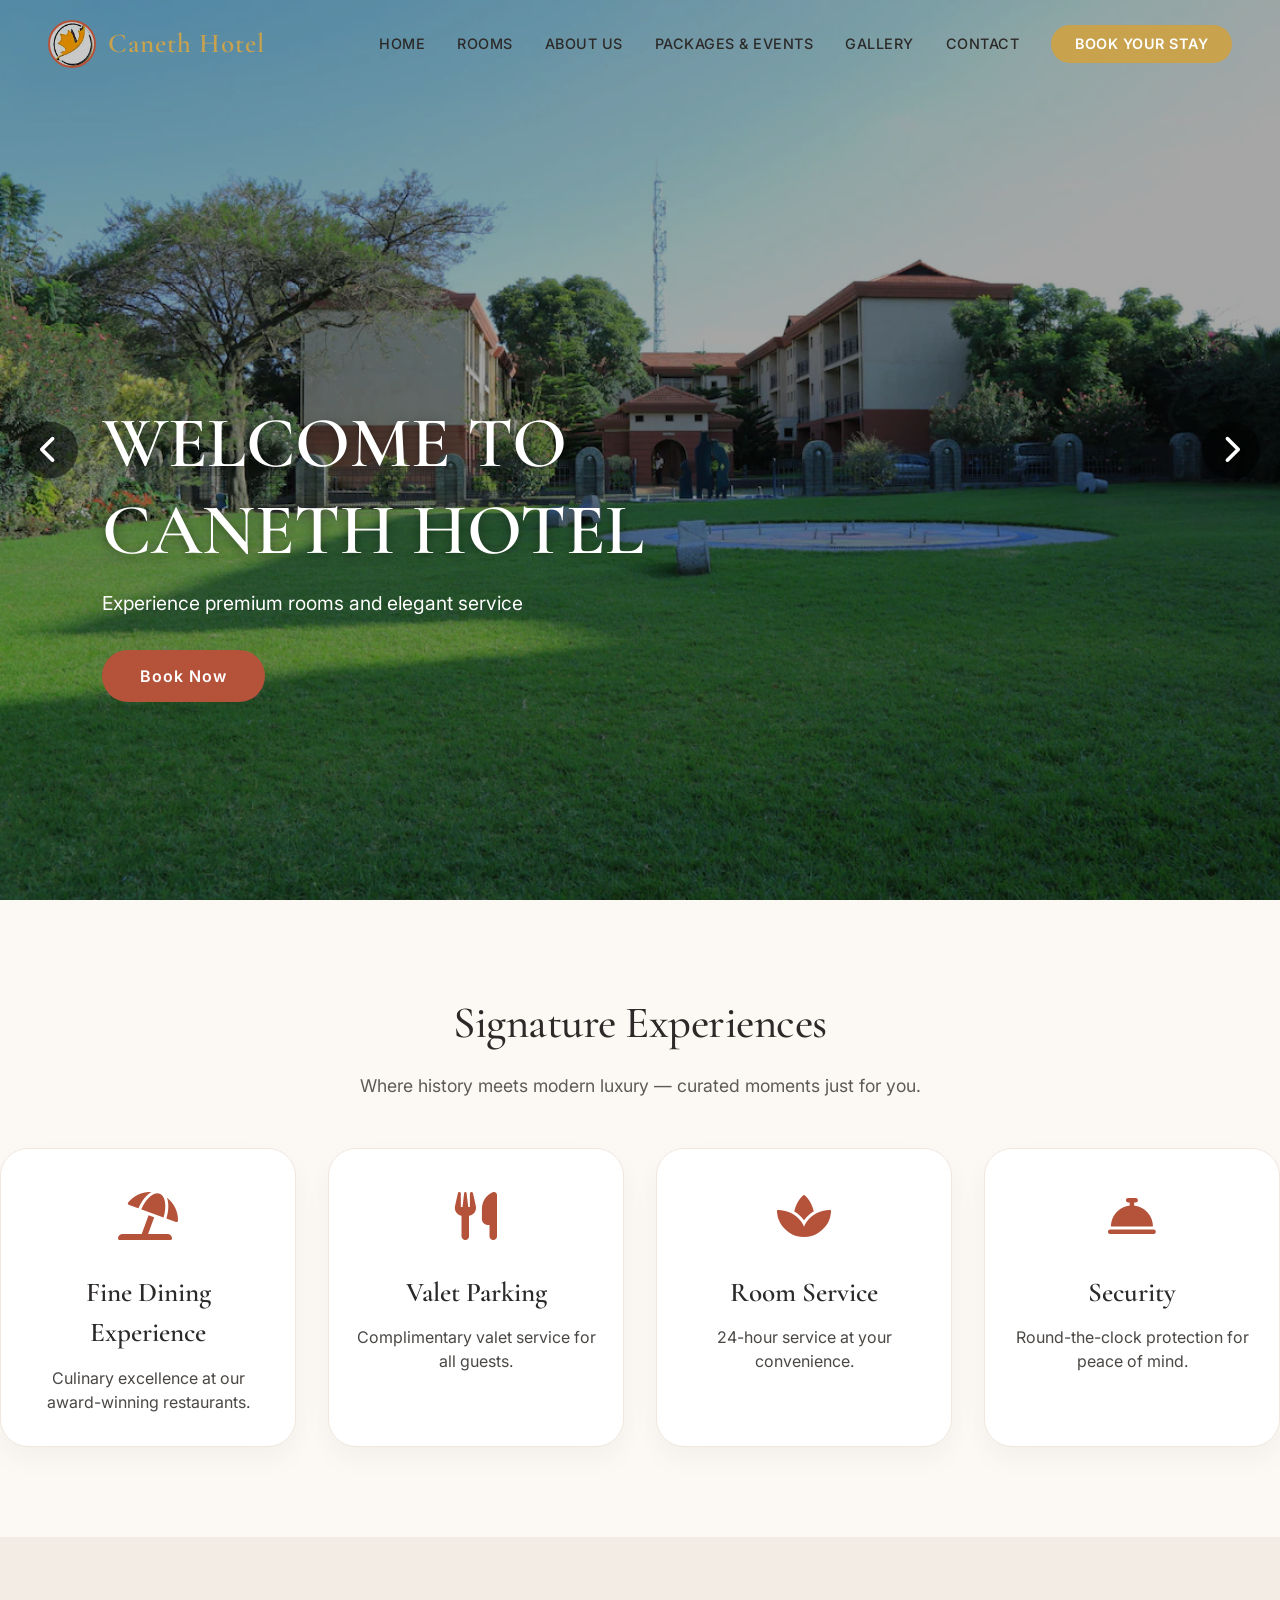
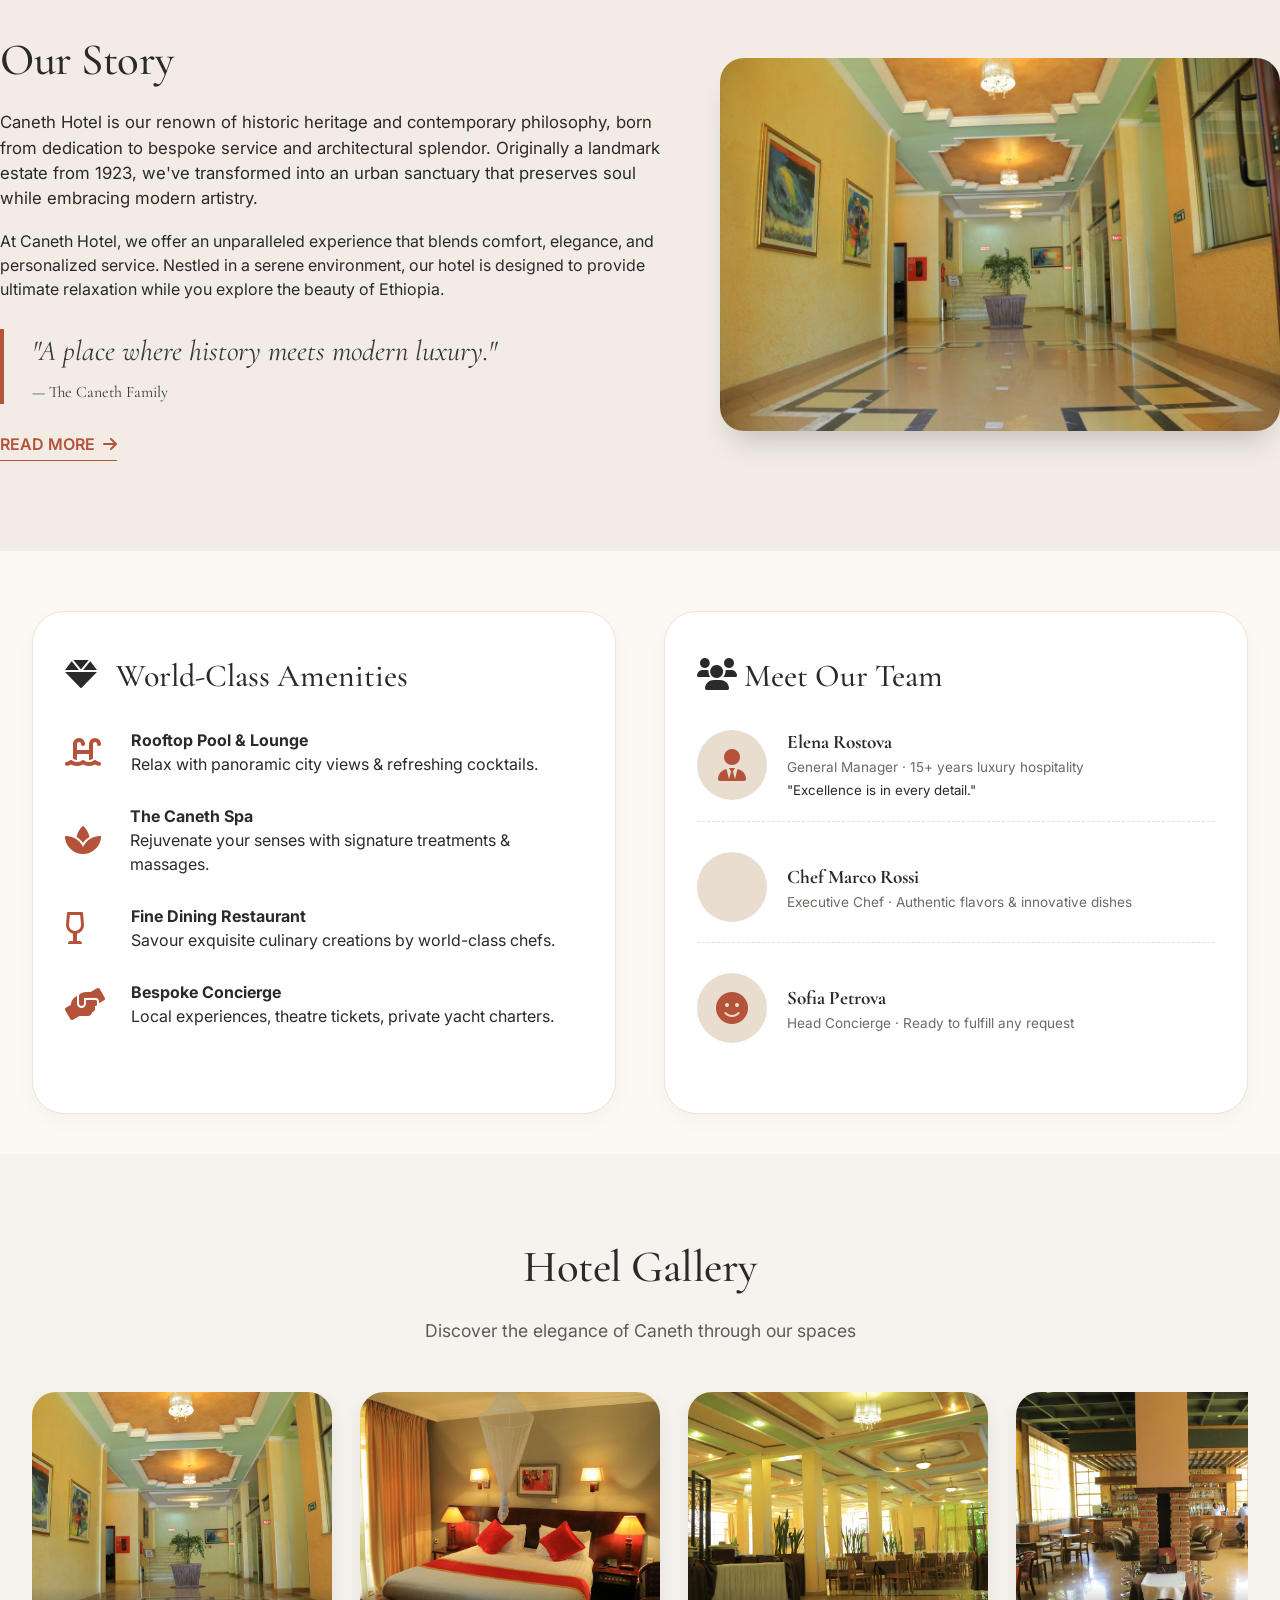
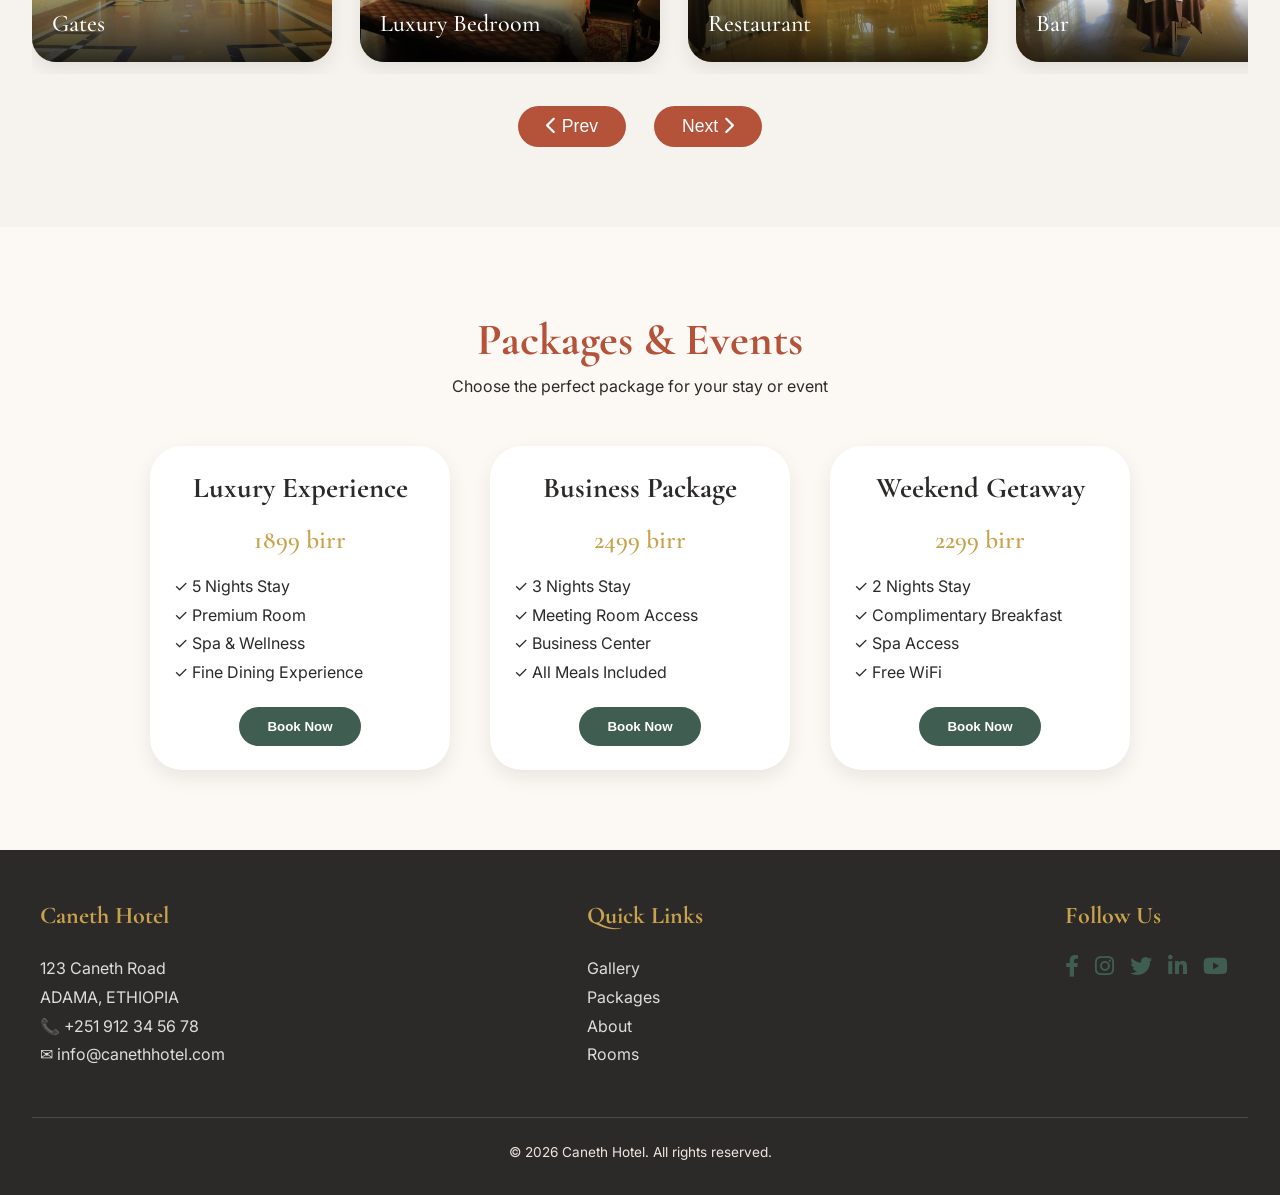
<file: Caneth_hotel/index.html>
<!DOCTYPE html>
<html lang="en">
<head>
  <meta charset="UTF-8">
  <meta name="viewport" content="width=device-width, initial-scale=1.0, viewport-fit=cover">
  <title>Caneth Hotel | Timeless Elegance & Modern Luxury</title>
  <!-- Google Fonts -->
  <link href="https://fonts.googleapis.com/css2?family=Inter:opsz,wght@14..32,300;14..32,400;14..32,500;14..32,600;14..32,700&family=Cormorant+Garamond:ital,wght@0,400;0,500;0,600;1,400&display=swap" rel="stylesheet">
  <!-- Font Awesome 6 -->
  <link rel="stylesheet" href="https://cdnjs.cloudflare.com/ajax/libs/font-awesome/6.0.0-beta3/css/all.min.css">
 <link rel="stylesheet" href="style.css">
 
</head>
<body>

<!-- LOADER -->
<div class="loader-overlay" id="loaderOverlay">
  <div class="loader-content">
    <div class="loader-spinner"></div>
    <p>CANETH HOTEL</p>
  </div>
</div>

<!-- HEADER -->
<header id="mainHeader">
  <div class="logo">
    <img src="img/rfvh.jpg" alt="Caneth Logo">
    <span>Caneth Hotel</span>
  </div>
  <nav id="mainNav">
    <a href="index.html">Home</a>
    <a href="rooms.html">Rooms</a>
    <a href="#about-us">About Us</a>
    <a href="#PACK">Packages & Events</a>
    <a href="#GALLERY">Gallery</a>
    <a href="#footer">Contact</a>
    <a href="booking_form.html" class="book-nav-btn" id="navBookBtn">BOOK YOUR STAY</a>
  </nav>
  <div class="menu-toggle" id="menuToggle">
    <span></span>
    <span></span>
    <span></span>
  </div>
</header>

<!-- HERO SLIDER -->
<section class="hero" id="heroSection">
  <div class="hero-slide active" data-slide="0">
    <img src="img/canet space.jpg" alt="Luxury Hotel">
    <div class="hero-text">
      <h1>WELCOME TO <br>CANETH HOTEL</h1>
      <p>Experience premium rooms and elegant service</p>
      <a href="booking_form.html" class="book-btnf booking-trigger">Book Now</a>
    </div>
  </div>
  <div class="hero-slide" data-slide="1">
    <img src="img/resturant canet.jpg" alt="Business Excellence">
    <div class="hero-text">
      <h1>Business Excellence</h1>
      <p>Modern conference halls & meeting spaces</p>
      <a href="booking_form.html" class="book-btnf booking-trigger">Book Now</a>
    </div>
  </div>
  <div class="hero-slide" data-slide="2">
    <img src="img/entry2.jpg" alt="Relax & Enjoy">
    <div class="hero-text">
      <h1>Relax & Enjoy</h1>
      <p>Spa, fine dining & unforgettable atmosphere</p>
      <a href="booking_form.html" class="book-btnf booking-trigger">Book Now</a>
    </div>
  </div>
  <button class="slider-arrow arrow-left" id="prevSlide"><i class="fas fa-chevron-left"></i></button>
  <button class="slider-arrow arrow-right" id="nextSlide"><i class="fas fa-chevron-right"></i></button>
</section>

<!-- SIGNATURE EXPERIENCES -->
<div class="container section" id="experiences">
  <h2 class="section-title">Signature Experiences</h2>
  <p class="section-sub">Where history meets modern luxury — curated moments just for you.</p>
  <div class="experience-grid">
    <div class="exp-card">
      <div class="exp-icon"><i class="fas fa-umbrella-beach"></i></div>
      <h3>Fine Dining Experience</h3>
      <p>Culinary excellence at our award-winning restaurants.</p>
    </div>
    <div class="exp-card">
      <div class="exp-icon"><i class="fas fa-utensils"></i></div>
      <h3>Valet Parking</h3>
      <p>Complimentary valet service for all guests.</p>
    </div>
    <div class="exp-card">
      <div class="exp-icon"><i class="fas fa-spa"></i></div>
      <h3>Room Service</h3>
      <p>24-hour service at your convenience.</p>
    </div>
    <div class="exp-card">
      <div class="exp-icon"><i class="fas fa-concierge-bell"></i></div>
      <h3>Security</h3>
      <p>Round-the-clock protection for peace of mind.</p>
    </div>
  </div>
</div>

<!-- OUR STORY -->
<div class="about-story" id="about-us">
  <div class="container section">
    <div class="two-columns">
      <div class="about-text-story">
        <h2 class="section-title" style="text-align: left;">Our Story</h2>
        <p style="font-size:1.05rem; margin-bottom: 18px;">Caneth Hotel is our renown of historic heritage and contemporary philosophy, born from dedication to bespoke service and architectural splendor. Originally a landmark estate from 1923, we've transformed into an urban sanctuary that preserves soul while embracing modern artistry.</p>
        <p style="margin-bottom: 20px;">At Caneth Hotel, we offer an unparalleled experience that blends comfort, elegance, and personalized service. Nestled in a serene environment, our hotel is designed to provide ultimate relaxation while you explore the beauty of Ethiopia.</p>
        <div class="quote">
          "A place where history meets modern luxury."
          <div style="font-size: 1rem; font-style: normal; margin-top: 8px;">— The Caneth Family</div>
        </div>
        <a href="#" class="read-more">READ MORE <i class="fas fa-arrow-right"></i></a>
      </div>
      <div class="about-img">
        <img src="img/entry.jpg" alt="Caneth heritage lobby">
      </div>
    </div>
  </div>
</div>

<!-- WORLD CLASS AMENITIES & MEET OUR TEAM -->
<div class="container" id="amenities-team">
  <div class="amenities-team">
    <div class="amenities-col">
      <h3><i class="fas fa-gem" style="margin-right: 12px;"></i> World-Class Amenities</h3>
      <div class="amenity-item">
        <i class="fas fa-swimming-pool"></i>
        <div><strong>Rooftop Pool & Lounge</strong><br>Relax with panoramic city views & refreshing cocktails.</div>
      </div>
      <div class="amenity-item">
        <i class="fas fa-spa"></i>
        <div><strong>The Caneth Spa</strong><br>Rejuvenate your senses with signature treatments & massages.</div>
      </div>
      <div class="amenity-item">
        <i class="fas fa-wine-glass-alt"></i>
        <div><strong>Fine Dining Restaurant</strong><br>Savour exquisite culinary creations by world-class chefs.</div>
      </div>
      <div class="amenity-item">
        <i class="fas fa-hands-helping"></i>
        <div><strong>Bespoke Concierge</strong><br>Local experiences, theatre tickets, private yacht charters.</div>
      </div>
    </div>
    <div class="team-col">
      <h3><i class="fas fa-users"></i> Meet Our Team</h3>
      <div class="team-member">
        <div class="member-avatar"><i class="fas fa-user-tie"></i></div>
        <div class="member-info"><h4>Elena Rostova</h4><p>General Manager · 15+ years luxury hospitality</p><small>"Excellence is in every detail."</small></div>
      </div>
      <div class="team-member">
        <div class="member-avatar"><i class="fas fa-chef-hat"></i></div>
        <div class="member-info"><h4>Chef Marco Rossi</h4><p>Executive Chef · Authentic flavors & innovative dishes</p></div>
      </div>
      <div class="team-member">
        <div class="member-avatar"><i class="fas fa-smile"></i></div>
        <div class="member-info"><h4>Sofia Petrova</h4><p>Head Concierge · Ready to fulfill any request</p></div>
      </div>
    </div>
  </div>
</div>

<!-- GALLERY SECTION -->
<section class="galleries" id="GALLERY">
  <h2 class="section-title">Hotel Gallery</h2>
  <p class="section-sub">Discover the elegance of Caneth through our spaces</p>
  <div class="our_Gallery" id="galleryCarousel">
    <div class="Gallery"><img src="img/entry.jpg" alt="Gates"><div class="ourgallery-info"><h3>Gates</h3></div></div>
    <div class="Gallery"><img src="img/bedroom.jpg" alt="Luxury Bedroom"><div class="ourgallery-info"><h3>Luxury Bedroom</h3></div></div>
    <div class="Gallery"><img src="img/Restaurant.jpg" alt="Restaurant"><div class="ourgallery-info"><h3>Restaurant</h3></div></div>
    <div class="Gallery"><img src="img/bars lounges.jpg" alt="Bar"><div class="ourgallery-info"><h3>Bar</h3></div></div>
    <div class="Gallery"><img src="img/Reception.jpg" alt="Reception"><div class="ourgallery-info"><h3>Reception</h3></div></div>
    <div class="Gallery"><img src="img/stares.jpg" alt="Stares"><div class="ourgallery-info"><h3>Stares</h3></div></div>
    <div class="Gallery"><img src="img/canet meeting hall.jpg" alt="Meeting Halls"><div class="ourgallery-info"><h3>Meeting Halls</h3></div></div>
    <div class="Gallery"><img src="img/Exterior.jpg" alt="Green Area"><div class="ourgallery-info"><h3>Green Area</h3></div></div>
  </div>
  <div class="carousel-nav">
    <button class="arrow" id="galleryPrev"><i class="fas fa-chevron-left"></i> Prev</button>
    <button class="arrow" id="galleryNext">Next <i class="fas fa-chevron-right"></i></button>
  </div>
</section>

<!-- PACKAGES & EVENTS -->
<section class="Packages_and_events" id="PACK">
  <div class="textour_package">
    <h1>Packages & Events</h1>
    <p>Choose the perfect package for your stay or event</p>
  </div>
  <div class="events">
    <div class="event"><div class="event-info"><h3>Luxury Experience</h3><h4>1899 birr</h4><p>✓ 5 Nights Stay<br>✓ Premium Room<br>✓ Spa & Wellness<br>✓ Fine Dining Experience</p></div><a href="booking_form.html" class="booking-trigger"><button class="book-btnw">Book Now</button></a></div>
    <div class="event"><div class="event-info"><h3>Business Package</h3><h4>2499 birr</h4><p>✓ 3 Nights Stay<br>✓ Meeting Room Access<br>✓ Business Center<br>✓ All Meals Included</p></div><a href="booking_form.html" class="booking-trigger"><button class="book-btnw">Book Now</button></a></div>
    <div class="event"><div class="event-info"><h3>Weekend Getaway</h3><h4>2299 birr</h4><p>✓ 2 Nights Stay<br>✓ Complimentary Breakfast<br>✓ Spa Access<br>✓ Free WiFi</p></div><a href="booking_form.html" class="booking-trigger"><button class="book-btnw">Book Now</button></a></div>
  </div>
</section>

<!-- FOOTER -->
<footer id="footer">
  <div class="footer-content">
    <div class="footer-col">
      <h4>Caneth Hotel</h4>
      <p>123 Caneth Road<br>ADAMA, ETHIOPIA</p>
      <p>📞 +251 912 34 56 78</p>
      <p>✉ info@canethhotel.com</p>
    </div>
    <div class="footer-col">
      <h4>Quick Links</h4>
      <p><a href="#GALLERY">Gallery</a></p>
      <p><a href="#PACK">Packages</a></p>
      <p><a href="#about-us">About</a></p>
      <p><a href="rooms.html">Rooms</a></p>
    </div>
    <div class="footer-col">
      <h4>Follow Us</h4>
      <p>
        <i class="fab fa-facebook-f"></i>
        <i class="fab fa-instagram"></i>
        <i class="fab fa-twitter"></i>
        <i class="fab fa-linkedin-in"></i>
        <i class="fab fa-youtube"></i>
      </p>
    </div>
  </div>
  <div class="copyright">
    <p>&copy; 2026 Caneth Hotel. All rights reserved.</p>
  </div>
</footer>

<script src="script.js"></script>
</body>
</html>
</file>
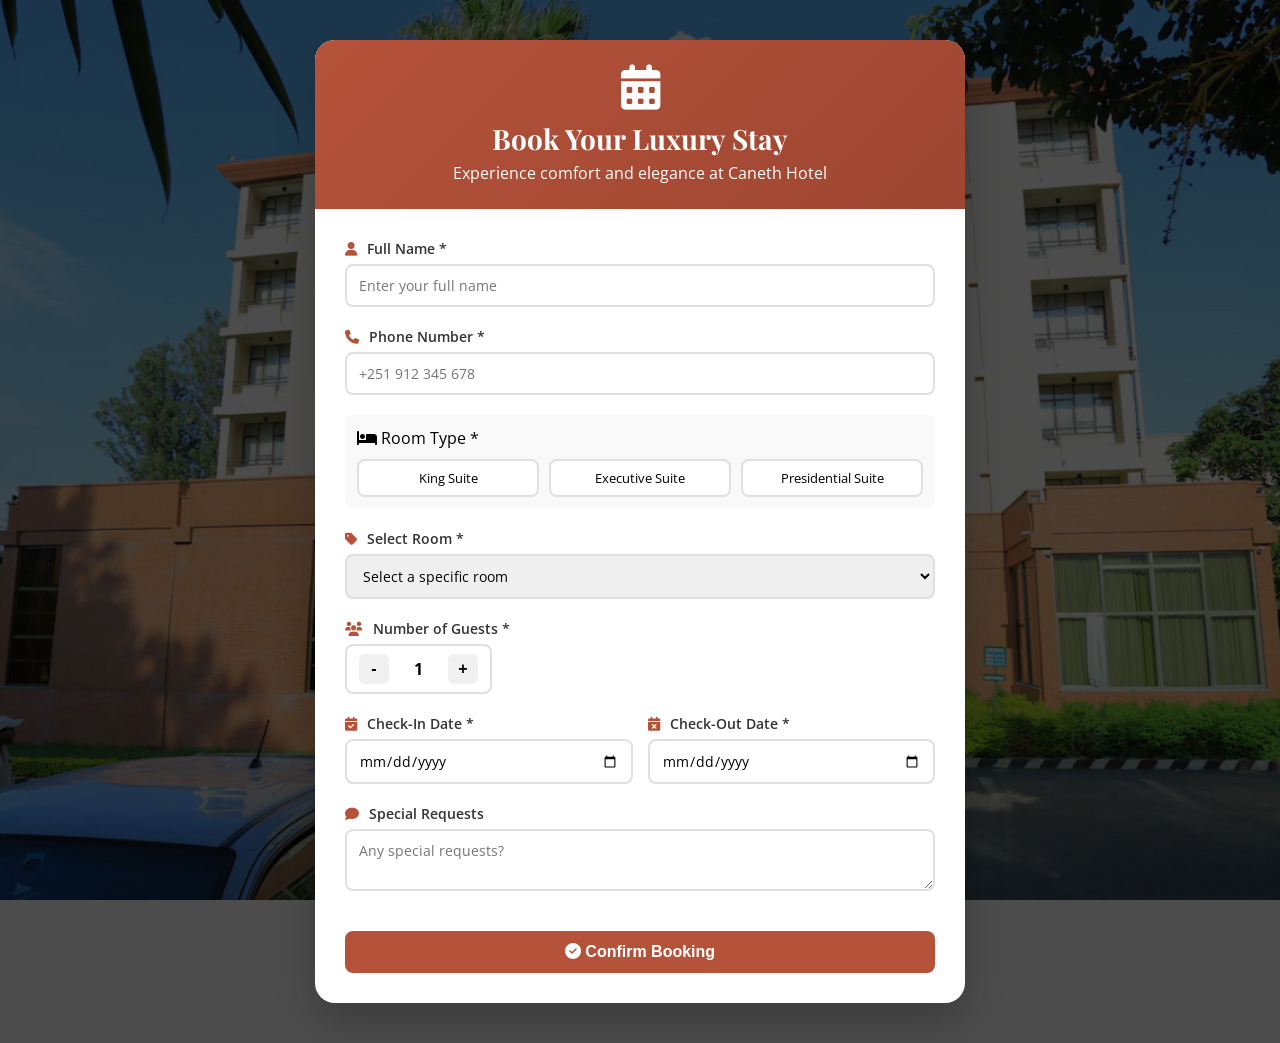
<file: Caneth_hotel/booking_form.html>
<!DOCTYPE html>
<html lang="en">
<head>
    <meta charset="UTF-8">
    <meta name="viewport" content="width=device-width, initial-scale=1.0">
    <title>Book Your Stay - Caneth Hotel</title>
    <link href="https://fonts.googleapis.com/css2?family=Playfair+Display:wght@500;600;700&family=Open+Sans:wght@400;500;600&display=swap" rel="stylesheet">
    <link rel="stylesheet" href="https://cdnjs.cloudflare.com/ajax/libs/font-awesome/6.5.0/css/all.min.css">
  <link rel="stylesheet" href="booking_form.css">
</head>
<body>
    <div class="loading" id="loading"><div class="spinner"></div></div>

    <div class="booking-container">
        <div class="booking-header">
            <i class="fas fa-calendar-alt"></i>
            <h1>Book Your Luxury Stay</h1>
            <p>Experience comfort and elegance at Caneth Hotel</p>
        </div>

        <div class="booking-form">
            <form id="bookingForm">
                <div class="form-group">
                    <label><i class="fas fa-user"></i> Full Name *</label>
                    <input type="text" id="fullName" required placeholder="Enter your full name">
                </div>

                <div class="form-group">
                    <label><i class="fas fa-phone"></i> Phone Number *</label>
                    <input type="tel" id="phone" required placeholder="+251 912 345 678">
                </div>

                <div class="room-type-group">
                    <label><i class="fas fa-bed"></i> Room Type *</label>
                    <div class="room-options">
                        <div class="room-option">
                            <input type="radio" name="roomType" id="kingSuite" value="King Suite" required>
                            <label for="kingSuite">King Suite</label>
                        </div>
                        <div class="room-option">
                            <input type="radio" name="roomType" id="executiveSuite" value="Executive Suite">
                            <label for="executiveSuite">Executive Suite</label>
                        </div>
                        <div class="room-option">
                            <input type="radio" name="roomType" id="presidentialSuite" value="Presidential Suite">
                            <label for="presidentialSuite">Presidential Suite</label>
                        </div>
                    </div>
                </div>

                <div class="form-group">
                    <label><i class="fas fa-tag"></i> Select Room *</label>
                    <select id="selectRoom" required>
                        <option value="">Select a specific room</option>
                        <option value="Room 101 - King Suite">Room 101 - King Suite (City View)</option>
                        <option value="Room 102 - King Suite">Room 102 - King Suite (Garden View)</option>
                        <option value="Room 201 - Executive Suite">Room 201 - Executive Suite (Mountain View)</option>
                        <option value="Room 202 - Executive Suite">Room 202 - Executive Suite (Pool View)</option>
                        <option value="Room 301 - Presidential Suite">Room 301 - Presidential Suite (Panoramic View)</option>
                    </select>
                </div>

                <div class="form-group">
                    <label><i class="fas fa-users"></i> Number of Guests *</label>
                    <div class="guest-counter">
                        <button type="button" onclick="decrementGuests()">-</button>
                        <span id="guestCount">1</span>
                        <button type="button" onclick="incrementGuests()">+</button>
                    </div>
                    <input type="hidden" id="guests" value="1">
                </div>

                <div class="form-row">
                    <div class="form-group">
                        <label><i class="fas fa-calendar-check"></i> Check-In Date *</label>
                        <input type="date" id="checkIn" required>
                    </div>
                    <div class="form-group">
                        <label><i class="fas fa-calendar-times"></i> Check-Out Date *</label>
                        <input type="date" id="checkOut" required>
                    </div>
                </div>

                <div class="form-group">
                    <label><i class="fas fa-comment"></i> Special Requests</label>
                    <textarea id="specialRequests" rows="2" placeholder="Any special requests?"></textarea>
                </div>

                <button type="submit" class="submit-btn" id="submitBtn">
                    <i class="fas fa-check-circle"></i> Confirm Booking
                </button>
                
                <div id="waitingMessage" class="waiting-badge">
                    <i class="fas fa-spinner fa-spin"></i> Waiting for admin approval...
                </div>
            </form>
        </div>
    </div>

    <!-- Notification Modal -->
    <div id="modal" class="modal">
        <div class="modal-content">
            <i class="fas" id="modalIcon"></i>
            <h3 id="modalTitle"></h3>
            <p id="modalMessage"></p>
            <button onclick="closeModal()" style="margin-top: 15px; padding: 8px 25px; background: #B5523A; color: white; border: none; border-radius: 5px; cursor: pointer;">Close</button>
        </div>
    </div>

    <!-- Payment Modal -->
    <div id="paymentModal" class="modal">
        <div class="modal-content">
            <i class="fas fa-credit-card" style="color: #4caf50;"></i>
            <h3>Complete Payment</h3>
            <p style="margin: 15px 0;"><strong>Booking ID:</strong> <span id="paymentBookingId"></span></p>
            <p style="margin: 15px 0;"><strong>Total Amount:</strong> <span id="paymentAmount"></span></p>
            <p style="margin: 15px 0; color: #666;">Your booking has been approved! Please complete payment to confirm.</p>
            
            <div class="payment-options">
                <div class="payment-option" onclick="processPayment('credit_card')">
                    <i class="fas fa-credit-card"></i> Credit Card
                </div>
                <div class="payment-option" onclick="processPayment('mobile_money')">
                    <i class="fas fa-mobile-alt"></i> Mobile Money
                </div>
                <div class="payment-option" onclick="processPayment('bank_transfer')">
                    <i class="fas fa-university"></i> Bank Transfer
                </div>
            </div>
            
            <button onclick="closePaymentModal()" style="margin-top: 15px; width: 100%; padding: 10px; background: #999; color: white; border: none; border-radius: 5px; cursor: pointer;">
                Cancel
            </button>
        </div>
    </div>

    <script src="https://cdn.socket.io/4.7.2/socket.io.min.js"></script>
<script src="booking_form.js"></script>
</body>
</html>
</file>
<file: Caneth_hotel/style.css>
/* ---------- ROOT COLORS (Preserved from first template: warm luxury) ---------- */
    :root {
      --primary: #B5523A;  
      --primary-dark: #9E4632;
      --accent: #C9A24D;
      --green: #3F5D50;
      --bg-main: #FCF9F5;
      --bg-soft: #F6F3EE;
      --text-dark: #2C2A29;
      --text-light: #ffffff;
      --shadow-soft: 0 8px 20px rgba(0,0,0,0.08);
    }

    * {
      margin: 0;
      padding: 0;
      box-sizing: border-box;
    }

    body {
      font-family: 'Inter', sans-serif;
      background-color: var(--bg-main);
      color: var(--text-dark);
      line-height: 1.5;
      overflow-x: hidden;
    }

    h1, h2, h3, h4, .logo span, .hero-text h1, .event-info h3, .ourgallery-info h3, .section-title {
      font-family: 'Cormorant Garamond', serif;
    }

    /* ---------- LOADER (fullscreen overlay) ---------- */
    .loader-overlay {
      position: fixed;
      top: 0;
      left: 0;
      width: 100%;
      height: 100%;
      background: var(--bg-main);
      display: flex;
      justify-content: center;
      align-items: center;
      z-index: 9999;
      transition: opacity 0.6s ease, visibility 0.6s ease;
    }
    .loader-content {
      text-align: center;
    }
    .loader-spinner {
      width: 60px;
      height: 60px;
      border: 5px solid rgba(200, 162, 122, 0.2);
      border-top: 5px solid var(--primary);
      border-radius: 50%;
      animation: spin 1s linear infinite;
      margin: 0 auto 20px;
    }
    @keyframes spin {
      0% { transform: rotate(0deg); }
      100% { transform: rotate(360deg); }
    }
    .loader-content p {
      font-size: 1.3rem;
      letter-spacing: 2px;
      color: var(--primary);
      font-weight: 500;
    }

    /* ---------- HEADER (changes color when scroll down) ---------- */
    header {
      display: flex;
      justify-content: space-between;
      align-items: center;
      padding: 20px 48px;
      background: transparent;
      position: fixed;
      top: 0;
      width: 100%;
      z-index: 1000;
      transition: all 0.3s ease;
    }
    header.scrolled {
      background: var(--primary);
      box-shadow: var(--shadow-soft);
      padding: 14px 48px;
    }
    header.scrolled .logo span,
    header.scrolled nav a {
      color: white;
    }
    .logo {
      display: flex;
      align-items: center;
      gap: 12px;
    }
    .logo img {
      width: 48px;
      height: 48px;
      object-fit: cover;
      border-radius: 50%;
      background: var(--primary);
      padding: 2px;
    }
    .logo span {
      font-size: 1.7rem;
      font-weight: 600;
      color: var(--accent);
      letter-spacing: 1px;
    }
    nav {
      display: flex;
      gap: 32px;
      align-items: center;
    }
    nav a {
      text-decoration: none;
      font-weight: 500;
      color: var(--text-dark);
      transition: 0.25s;
      font-size: 0.9rem;
      text-transform: uppercase;
      letter-spacing: 0.5px;
    }
    nav a:hover {
      color: var(--accent);
    }
    header.scrolled nav a:hover {
      color: var(--accent);
    }
    .menu-toggle {
      display: none;
      flex-direction: column;
      cursor: pointer;
      z-index: 1001;
    }
    .menu-toggle span {
      width: 25px;
      height: 3px;
      background: var(--accent);
      margin: 3px 0;
      transition: 0.3s;
      border-radius: 3px;
    }
    header.scrolled .menu-toggle span {
      background: white;
    }
    .book-nav-btn {
      background: var(--accent);
      padding: 8px 24px;
      border-radius: 40px;
      color: white !important;
      font-weight: 600;
      transition: all 0.25s;
    }
    .book-nav-btn:hover {
      background: var(--primary-dark);
      transform: translateY(-2px);
    }

    /* ---------- HERO SLIDER ---------- */
    .hero {
      position: relative;
      width: 100%;
      height: 100vh;
      min-height: 650px;
      overflow: hidden;
    }
    .hero-slide {
      position: absolute;
      top: 0;
      left: 0;
      width: 100%;
      height: 100%;
      opacity: 0;
      visibility: hidden;
      transition: opacity 1s ease-in-out, visibility 1s;
    }
    .hero-slide.active {
      opacity: 1;
      visibility: visible;
      z-index: 1;
    }
    .hero-slide img {
      width: 100%;
      height: 100%;
      object-fit: cover;
      filter: brightness(0.65);
    }
    .hero-text {
      position: absolute;
      bottom: 22%;
      left: 8%;
      max-width: 620px;
      color: var(--text-light);
      transform: translateY(40px);
      opacity: 0;
      animation: slideUpEase 0.9s forwards ease-out;
      z-index: 2;
    }
    .hero-slide.active .hero-text {
      animation: slideUpEase 0.9s forwards ease-out;
    }
    @keyframes slideUpEase {
      0% {
        opacity: 0;
        transform: translateY(50px);
      }
      100% {
        opacity: 1;
        transform: translateY(0);
      }
    }
    .hero-text h1 {
      font-size: 4.5rem;
      font-weight: 600;
      margin-bottom: 16px;
      text-shadow: 0 2px 12px rgba(0,0,0,0.4);
      line-height: 1.2;
    }
    .hero-text p {
      font-size: 1.2rem;
      margin-bottom: 32px;
      font-weight: 400;
    }
    .book-btnf {
      background: var(--primary);
      color: white;
      padding: 14px 38px;
      border-radius: 50px;
      text-decoration: none;
      font-weight: 600;
      display: inline-block;
      transition: 0.25s;
      border: none;
      cursor: pointer;
      font-family: 'Inter', sans-serif;
      letter-spacing: 1px;
    }
    .book-btnf:hover {
      background: var(--primary-dark);
      transform: translateY(-3px);
    }
    .slider-arrow {
      position: absolute;
      top: 50%;
      transform: translateY(-50%);
      background: rgba(0,0,0,0.5);
      color: white;
      border: none;
      font-size: 1.8rem;
      padding: 12px 20px;
      cursor: pointer;
      z-index: 10;
      border-radius: 50%;
      transition: 0.2s;
    }
    .slider-arrow:hover {
      background: var(--primary);
    }
    .arrow-left {
      left: 20px;
    }
    .arrow-right {
      right: 20px;
    }

    /* Container utility */
    .container {
      max-width: 1280px;
      margin: 0 auto;
      padding: 0 32px;
    }

    /* SECTION TITLE */
    .section {
      padding: 90px 0;
    }
    .section-title {
      text-align: center;
      font-size: 2.8rem;
      font-weight: 500;
      margin-bottom: 16px;
      letter-spacing: -0.5px;
      color: var(--text-dark);
    }
    .section-sub {
      text-align: center;
      max-width: 650px;
      margin: 0 auto 48px auto;
      color: #5e5a57;
      font-size: 1.1rem;
    }

    /* SIGNATURE EXPERIENCES */
    .experience-grid {
      display: grid;
      grid-template-columns: repeat(auto-fit, minmax(250px, 1fr));
      gap: 32px;
      margin-top: 20px;
    }
    .exp-card {
      background: white;
      padding: 32px 24px;
      border-radius: 28px;
      box-shadow: 0 12px 28px rgba(0,0,0,0.04);
      transition: all 0.3s;
      text-align: center;
      border: 1px solid #f0e7de;
    }
    .exp-card:hover {
      transform: translateY(-10px);
      box-shadow: 0 25px 35px -12px rgba(0,0,0,0.1);
    }
    .exp-icon {
      font-size: 3rem;
      color: var(--primary);
      margin-bottom: 20px;
    }
    .exp-card h3 {
      font-size: 1.7rem;
      font-weight: 600;
      margin-bottom: 12px;
      font-family: 'Cormorant Garamond', serif;
    }
    .exp-card p {
      color: #4a4744;
      line-height: 1.5;
    }

    /* OUR STORY */
    .about-story {
      background: #F2ECE5;
    }
    .two-columns {
      display: flex;
      flex-wrap: wrap;
      gap: 48px;
      align-items: center;
      justify-content: space-between;
    }
    .about-text-story {
      flex: 1.2;
    }
    .about-img {
      flex: 1;
      border-radius: 24px;
      overflow: hidden;
      box-shadow: 0 20px 30px -12px rgba(0,0,0,0.2);
    }
    .about-img img {
      width: 100%;
      height: 100%;
      object-fit: cover;
      display: block;
      transition: 0.4s;
    }
    .quote {
      font-size: 1.8rem;
      font-style: italic;
      font-family: 'Cormorant Garamond', serif;
      border-left: 4px solid var(--primary);
      padding-left: 28px;
      margin: 28px 0;
      color: #3b3835;
    }
    .read-more {
      display: inline-flex;
      align-items: center;
      gap: 8px;
      color: var(--primary);
      text-decoration: none;
      font-weight: 600;
      border-bottom: 1px solid var(--primary);
      padding-bottom: 4px;
    }

    /* WORLD CLASS AMENITIES & MEET OUR TEAM */
    .amenities-team {
      display: flex;
      flex-wrap: wrap;
      gap: 48px;
      margin: 60px 0 40px;
    }
    .amenities-col, .team-col {
      flex: 1;
      background: white;
      border-radius: 32px;
      padding: 40px 32px;
      box-shadow: 0 8px 20px rgba(0,0,0,0.03);
      border: 1px solid #f0e2d4;
    }
    .amenities-col h3, .team-col h3 {
      font-size: 2rem;
      font-weight: 500;
      margin-bottom: 28px;
      font-family: 'Cormorant Garamond', serif;
    }
    .amenity-item {
      display: flex;
      align-items: center;
      gap: 18px;
      margin-bottom: 28px;
    }
    .amenity-item i {
      font-size: 2rem;
      width: 48px;
      color: var(--primary);
    }
    .team-member {
      display: flex;
      align-items: center;
      gap: 20px;
      margin-bottom: 30px;
      border-bottom: 1px dashed #e9dfd5;
      padding-bottom: 20px;
    }
    .team-member:last-child {
      border: none;
      padding-bottom: 0;
    }
    .member-avatar {
      width: 70px;
      height: 70px;
      background: #e9ddd0;
      border-radius: 100%;
      display: flex;
      align-items: center;
      justify-content: center;
      font-size: 2rem;
      color: var(--primary);
    }
    .member-info h4 {
      font-weight: 700;
      font-size: 1.2rem;
    }
    .member-info p {
      color: #6f6a64;
      font-size: 0.85rem;
    }

    /* GALLERY SECTION */
    .galleries {
      padding: 80px 32px;
      background: var(--bg-soft);
    }
    .our_Gallery {
      display: flex;
      gap: 28px;
      overflow-x: auto;
      scroll-behavior: smooth;
      padding-bottom: 12px;
      max-width: 1400px;
      margin: 0 auto;
    }
    .Gallery {
      position: relative;
      border-radius: 24px;
      overflow: hidden;
      box-shadow: var(--shadow-soft);
      transition: transform 0.4s ease;
      flex: 0 0 300px;
      aspect-ratio: 1 / 0.9;
    }
    .Gallery:hover {
      transform: scale(1.02);
    }
    .Gallery img {
      width: 100%;
      height: 100%;
      object-fit: cover;
      transition: 0.4s;
    }
    .ourgallery-info {
      position: absolute;
      bottom: 0;
      left: 0;
      right: 0;
      background: linear-gradient(to top, rgba(0,0,0,0.75), transparent);
      padding: 20px;
      color: white;
    }
    .ourgallery-info h3 {
      font-size: 1.5rem;
      font-weight: 500;
    }
    .carousel-nav {
      text-align: center;
      margin-top: 32px;
    }
    .arrow {
      background: var(--primary);
      color: white;
      border: none;
      padding: 10px 28px;
      font-size: 1.1rem;
      border-radius: 50px;
      cursor: pointer;
      margin: 0 12px;
      transition: 0.2s;
    }
    .arrow:hover {
      background: var(--primary-dark);
    }

    /* PACKAGES & EVENTS */
    .Packages_and_events {
      padding: 80px 32px;
      background: var(--bg-main);
    }
    .textour_package {
      text-align: center;
      margin-bottom: 48px;
    }
    .textour_package h1 {
      font-size: 2.8rem;
      color: var(--primary);
    }
    .events {
      display: flex;
      flex-wrap: wrap;
      justify-content: center;
      gap: 40px;
      max-width: 1300px;
      margin: 0 auto;
    }
    .event {
      background: white;
      border-radius: 32px;
      width: 300px;
      text-align: center;
      transition: 0.3s;
      box-shadow: var(--shadow-soft);
      display: flex;
      flex-direction: column;
      justify-content: space-between;
      overflow: hidden;
    }
    .event:hover {
      transform: translateY(-10px);
      box-shadow: 0 20px 40px rgba(0,0,0,0.15);
    }
    .event-info {
      padding: 20px 24px;
    }
    .event-info h3 {
      font-size: 1.8rem;
      color: var(--text-dark);
    }
    .event-info h4 {
      font-size: 1.6rem;
      font-weight: 600;
      color: var(--accent);
      margin: 12px 0;
    }
    .event-info p {
      text-align: left;
      line-height: 1.8;
    }
    .book-btnw {
      background: var(--green);
      color: white;
      border: none;
      padding: 12px 28px;
      border-radius: 40px;
      font-weight: 600;
      cursor: pointer;
      transition: 0.2s;
      margin-bottom: 24px;
    }
    .book-btnw:hover {
      background: #2c4a3e;
      transform: translateY(-2px);
    }

    /* FOOTER */
    footer {
      background: #2C2A29;
      color: #f0e6df;
      padding: 48px 32px 32px;
    }
    .footer-content {
      max-width: 1200px;
      margin: 0 auto;
      display: flex;
      flex-wrap: wrap;
      justify-content: space-between;
      gap: 40px;
    }
    .footer-col h4 {
      font-size: 1.5rem;
      margin-bottom: 20px;
      color: var(--accent);
    }
    .footer-col p, .footer-col a {
      color: #ddd;
      text-decoration: none;
      line-height: 1.8;
    }
    .footer-col i {
      font-size: 22px;
      color: var(--green);
      cursor: pointer;
      transition: transform 0.3s ease, color 0.3s ease;
      margin-right: 12px;
    }
    .footer-col i:hover {
      transform: translateY(-4px) scale(1.1);
      color: #68fd63;
    }
    .copyright {
      text-align: center;
      margin-top: 48px;
      padding-top: 24px;
      border-top: 1px solid rgba(255,255,255,0.15);
      font-size: 0.85rem;
    }

    /* RESPONSIVE */
    @media (max-width: 900px) {
      header {
        padding: 16px 24px;
      }
      header.scrolled {
        padding: 12px 24px;
      }
      .hero-text h1 {
        font-size: 3rem;
      }
      .hero-text {
        bottom: 18%;
        left: 5%;
        right: 5%;
      }
      .section-title {
        font-size: 2.2rem;
      }
      .two-columns {
        flex-direction: column;
      }
      .amenities-team {
        flex-direction: column;
      }
      .Gallery {
        flex: 0 0 260px;
      }
    }

    @media (max-width: 768px) {
      header {
        padding: 16px 20px;
      }
      .menu-toggle {
        display: flex;
      }
      nav {
        position: fixed;
        top: 0;
        right: -100%;
        width: 280px;
        height: 100vh;
        background: var(--primary);
        flex-direction: column;
        justify-content: center;
        align-items: center;
        gap: 2rem;
        transition: 0.3s ease-in-out;
        z-index: 1000;
        box-shadow: -5px 0 15px rgba(0,0,0,0.2);
      }
      nav.active {
        right: 0;
      }
      nav a {
        color: white !important;
        font-size: 1.1rem;
        padding: 10px 20px;
      }
      nav a:hover {
        color: var(--accent) !important;
      }
      .book-nav-btn {
        background: var(--accent);
        color: var(--text-dark) !important;
      }
      .menu-toggle.active span:nth-child(1) {
        transform: rotate(45deg) translate(5px, 5px);
      }
      .menu-toggle.active span:nth-child(2) {
        opacity: 0;
      }
      .menu-toggle.active span:nth-child(3) {
        transform: rotate(-45deg) translate(7px, -6px);
      }
      .hero-text h1 {
        font-size: 2rem;
      }
      .hero-text p {
        font-size: 0.9rem;
      }
      .book-btnf {
        padding: 10px 28px;
        font-size: 0.9rem;
      }
      .events {
        flex-direction: column;
        align-items: center;
      }
      .event {
        width: 100%;
        max-width: 320px;
      }
    }
</file>
<file: Caneth_hotel/booking_form.css>
* {
            margin: 0;
            padding: 0;
            box-sizing: border-box;
        }

        body {
            font-family: 'Open Sans', sans-serif;
            min-height: 100vh;
            background: linear-gradient(rgba(0,0,0,0.7), rgba(0,0,0,0.7)), 
                        url('img/canet02.jpg') center/cover fixed;
            padding: 40px 20px;
        }

        .booking-container {
            max-width: 650px;
            margin: 0 auto;
            background: white;
            border-radius: 20px;
            box-shadow: 0 20px 40px rgba(0,0,0,0.2);
            overflow: hidden;
            animation: slideUp 0.5s ease;
        }

        @keyframes slideUp {
            from { opacity: 0; transform: translateY(30px); }
            to { opacity: 1; transform: translateY(0); }
        }

        .booking-header {
            background: linear-gradient(135deg, #B5523A 0%, #9E4632 100%);
            color: white;
            padding: 25px;
            text-align: center;
        }

        .booking-header i {
            font-size: 45px;
            margin-bottom: 10px;
        }

        .booking-header h1 {
            font-family: 'Playfair Display', serif;
            font-size: 28px;
            margin-bottom: 5px;
        }

        .booking-form {
            padding: 30px;
        }

        .form-group {
            margin-bottom: 20px;
        }

        .form-group label {
            display: block;
            margin-bottom: 6px;
            font-weight: 600;
            color: #333;
            font-size: 14px;
        }

        .form-group label i {
            margin-right: 6px;
            color: #B5523A;
        }

        .form-group input,
        .form-group select,
        .form-group textarea {
            width: 100%;
            padding: 10px 12px;
            border: 2px solid #e0e0e0;
            border-radius: 8px;
            font-size: 14px;
            font-family: 'Open Sans', sans-serif;
            transition: all 0.3s ease;
        }

        .form-group input:focus,
        .form-group select:focus,
        .form-group textarea:focus {
            outline: none;
            border-color: #B5523A;
            box-shadow: 0 0 0 3px rgba(181, 82, 58, 0.1);
        }

        .form-row {
            display: grid;
            grid-template-columns: 1fr 1fr;
            gap: 15px;
        }

        .room-type-group {
            background: #f9f9f9;
            padding: 12px;
            border-radius: 8px;
            margin-bottom: 20px;
        }

        .room-options {
            display: grid;
            grid-template-columns: repeat(auto-fit, minmax(130px, 1fr));
            gap: 10px;
            margin-top: 10px;
        }

        .room-option {
            position: relative;
        }

        .room-option input {
            display: none;
        }

        .room-option label {
            display: block;
            padding: 8px;
            background: white;
            border: 2px solid #e0e0e0;
            border-radius: 8px;
            text-align: center;
            cursor: pointer;
            transition: all 0.3s ease;
            margin: 0;
            font-size: 13px;
        }

        .room-option input:checked + label {
            background: #B5523A;
            border-color: #B5523A;
            color: white;
        }

        .guest-counter {
            display: flex;
            align-items: center;
            gap: 12px;
            padding: 8px 12px;
            border: 2px solid #e0e0e0;
            border-radius: 8px;
            background: white;
            width: fit-content;
        }

        .guest-counter button {
            width: 30px;
            height: 30px;
            border: none;
            background: #f0f0f0;
            border-radius: 6px;
            cursor: pointer;
            font-size: 16px;
            font-weight: bold;
            transition: all 0.3s ease;
        }

        .guest-counter button:hover {
            background: #B5523A;
            color: white;
        }

        .guest-counter span {
            font-size: 16px;
            font-weight: bold;
            min-width: 35px;
            text-align: center;
        }

        .submit-btn {
            width: 100%;
            padding: 12px;
            background: #B5523A;
            color: white;
            border: none;
            border-radius: 8px;
            font-size: 16px;
            font-weight: 600;
            cursor: pointer;
            transition: all 0.3s ease;
            margin-top: 15px;
        }

        .submit-btn:disabled {
            background: #ccc;
            cursor: not-allowed;
        }

        .submit-btn:hover:not(:disabled) {
            background: #9E4632;
            transform: translateY(-2px);
        }

        .modal {
            display: none;
            position: fixed;
            top: 0;
            left: 0;
            width: 100%;
            height: 100%;
            background: rgba(0,0,0,0.5);
            z-index: 1000;
            justify-content: center;
            align-items: center;
        }

        .modal-content {
            background: white;
            padding: 25px;
            border-radius: 15px;
            max-width: 400px;
            width: 90%;
            text-align: center;
            animation: slideUp 0.3s ease;
        }

        .modal-content i {
            font-size: 50px;
            margin-bottom: 15px;
        }

        .modal-content.success i { color: #4caf50; }
        .modal-content.error i { color: #f44336; }

        .payment-options {
            margin: 20px 0;
        }

        .payment-option {
            padding: 12px;
            border: 2px solid #e0e0e0;
            border-radius: 8px;
            margin: 10px 0;
            cursor: pointer;
            transition: all 0.3s ease;
            text-align: center;
            font-weight: 500;
        }

        .payment-option:hover {
            background: #B5523A;
            border-color: #B5523A;
            color: white;
            transform: translateY(-2px);
        }

        .loading {
            display: none;
            position: fixed;
            top: 0;
            left: 0;
            width: 100%;
            height: 100%;
            background: rgba(0,0,0,0.7);
            z-index: 1001;
            justify-content: center;
            align-items: center;
        }

        .spinner {
            width: 40px;
            height: 40px;
            border: 4px solid #f3f3f3;
            border-top: 4px solid #B5523A;
            border-radius: 50%;
            animation: spin 1s linear infinite;
        }

        @keyframes spin {
            100% { transform: rotate(360deg); }
        }

        .waiting-badge {
            background: #ff9800;
            color: white;
            padding: 10px;
            border-radius: 8px;
            text-align: center;
            margin-top: 15px;
            display: none;
        }

        @media (max-width: 768px) {
            body { padding: 20px 15px; }
            .booking-form { padding: 20px; }
            .form-row { grid-template-columns: 1fr; }
        }
</file>
